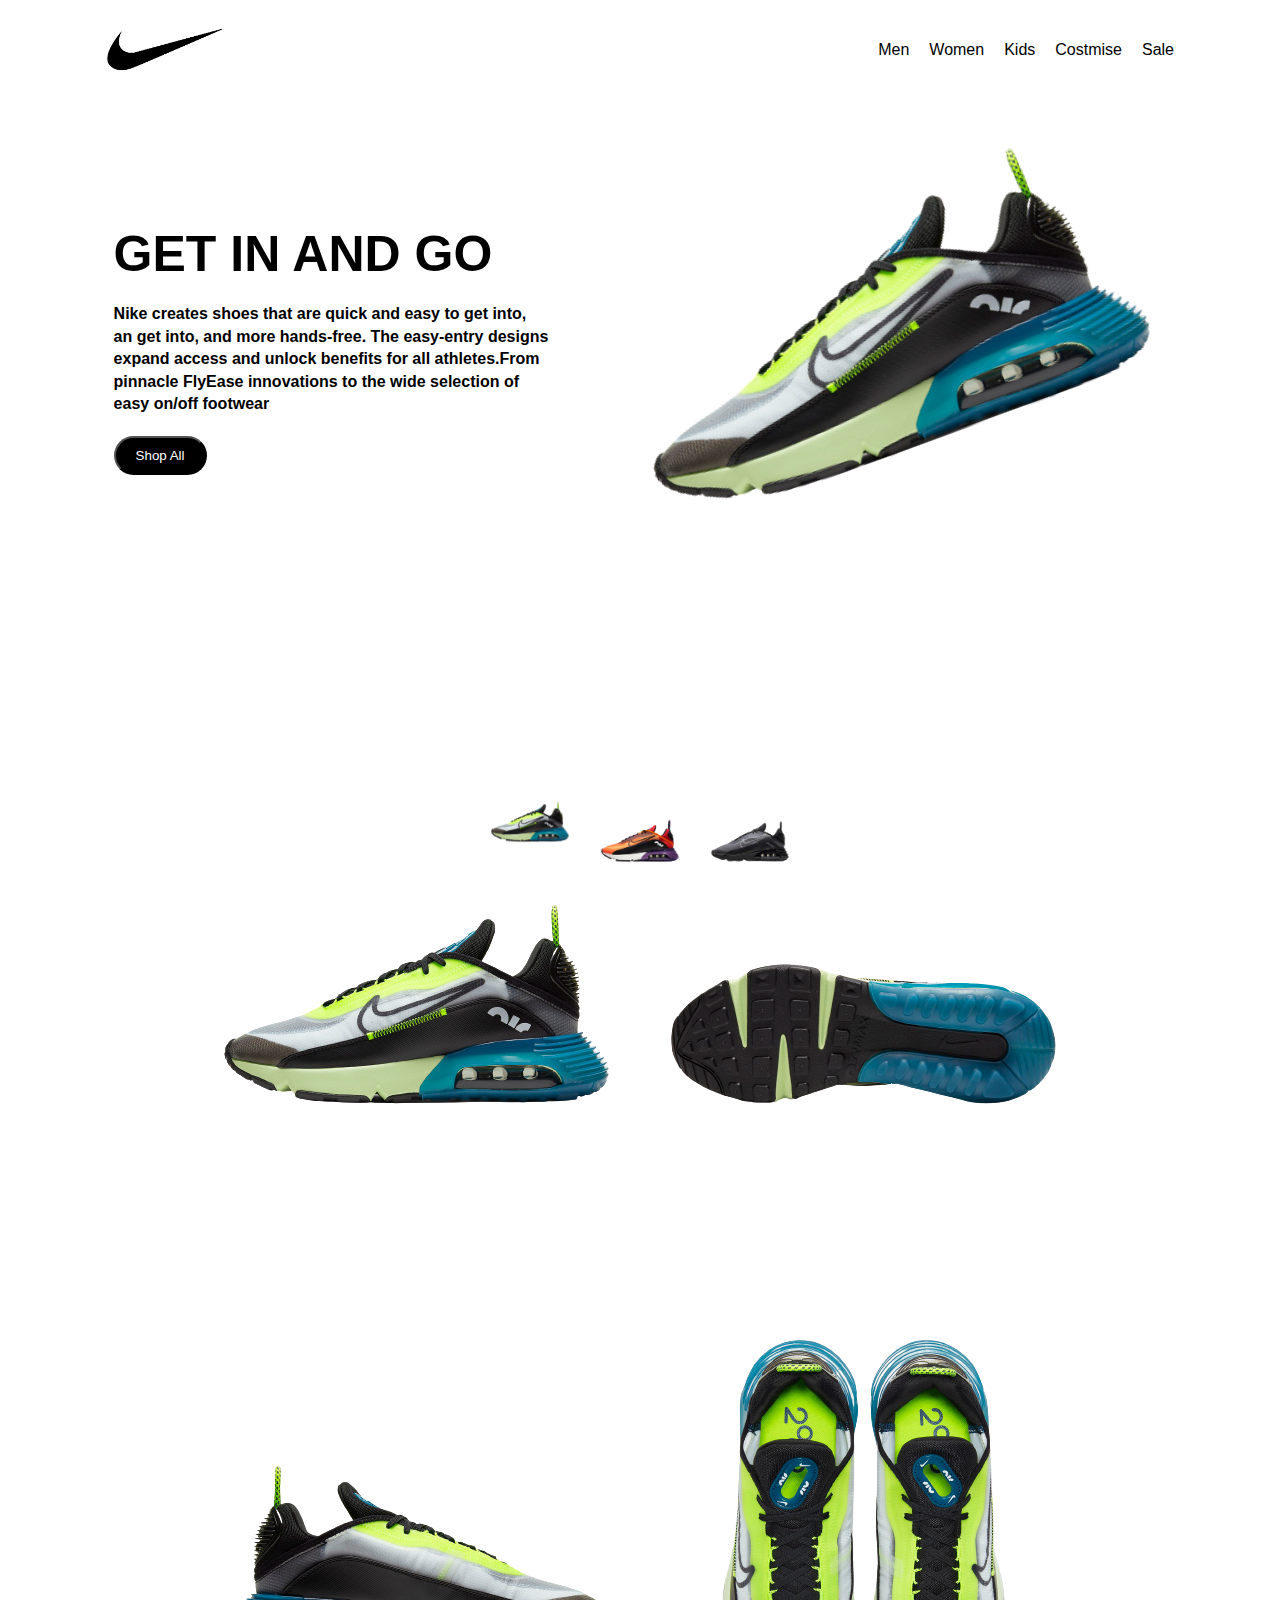
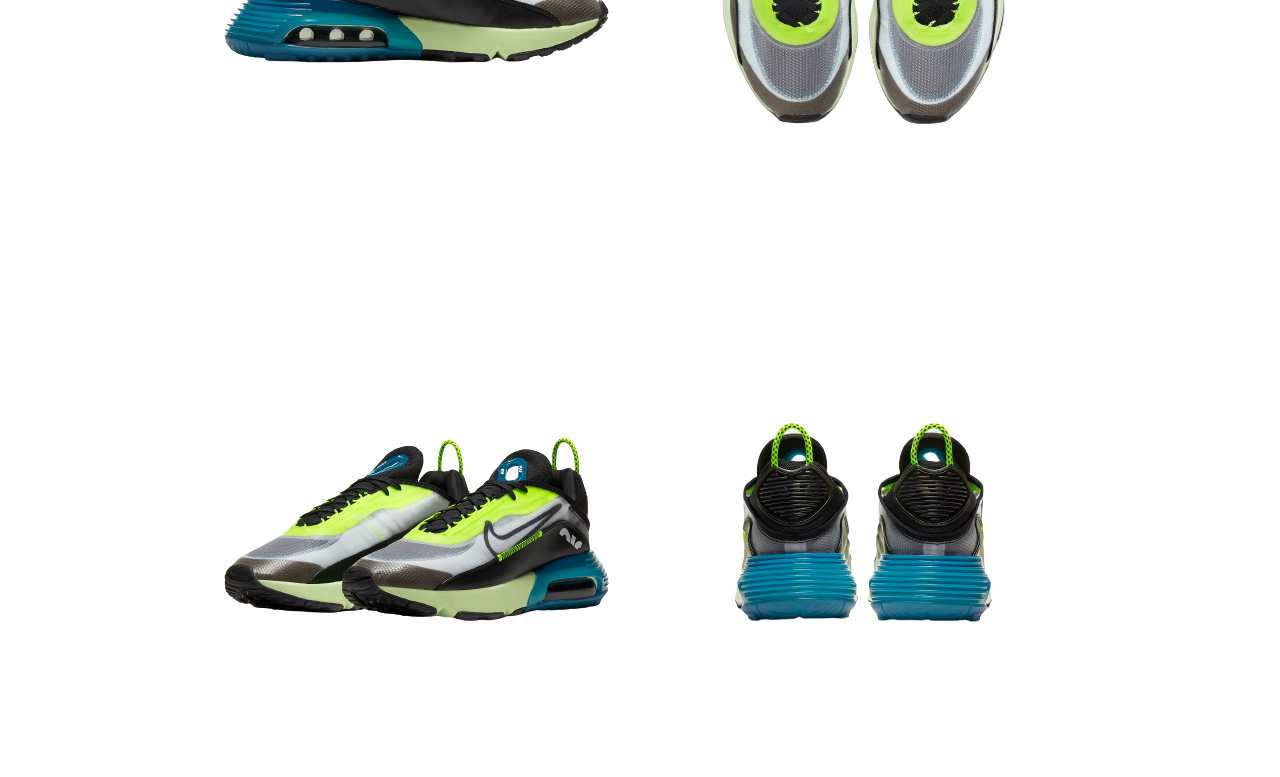
<file: landingPage/index.html>
<!DOCTYPE html>
<html lang="en">
<head>
    <meta charset="UTF-8">
    <meta name="viewport" content="width=device-width, initial-scale=1.0">
    <title>Nike Landing Page</title>
    <link rel="stylesheet" href="style.css">
</head>
<body>
    <nav>
        <div class="logo-img">
            <img src="logo2.png" alt="Nike logo">
        </div>
        <div class="nav-menu-wrapper">
            <ul class="nav-menu">
                <li class="nav-item">Men</li>
                <li class="nav-item">Women</li>
                <li class="nav-item">Kids</li>
                <li class="nav-item">Costmise</li>
                <li class="nav-item">Sale</li>
            </ul>
        </div>
    </nav>

    <div class="header">
        <div class="content">
            <h1 class="heading">GET IN AND GO</h1>
            <h4 class="description">Nike creates shoes that are quick and easy to get into, an get into, and more hands-free. The easy-entry designs expand access and unlock benefits for all athletes.From pinnacle FlyEase innovations to the wide selection of easy on/off footwear</h4>
            <button class="btn">Shop All</button>
        </div>
        <img src="nike1/1.png" alt="" class="product-image">
    </div>

    <div class="variants">
        <div class="variant active one">
            <button class="item-btn"><a href="index.html"><img src="nike1/1.png" alt=""></a></button>
        </div>
        <div class="variant two">
            <button class="item-btn"><a href="coral.html"><img src="nike2/1.png" alt=""></a></button>
        </div>
        <div class="variant three">
            <button class="item-btn"><a href="black.html"><img src="nike3/1.png" alt=""></a></button>
        </div>
    </div>

    <div class="images">
        <img src="nike1/1.png" alt=""/>
        <img src="nike1/2.png" alt=""/>
        <img src="nike1/3.png" alt=""/>
        <img src="nike1/4.png" alt=""/>
        <img src="nike1/5.png" alt=""/>
        <img src="nike1/6.png" alt=""/>
    </div>
</body>
</html>
</file>
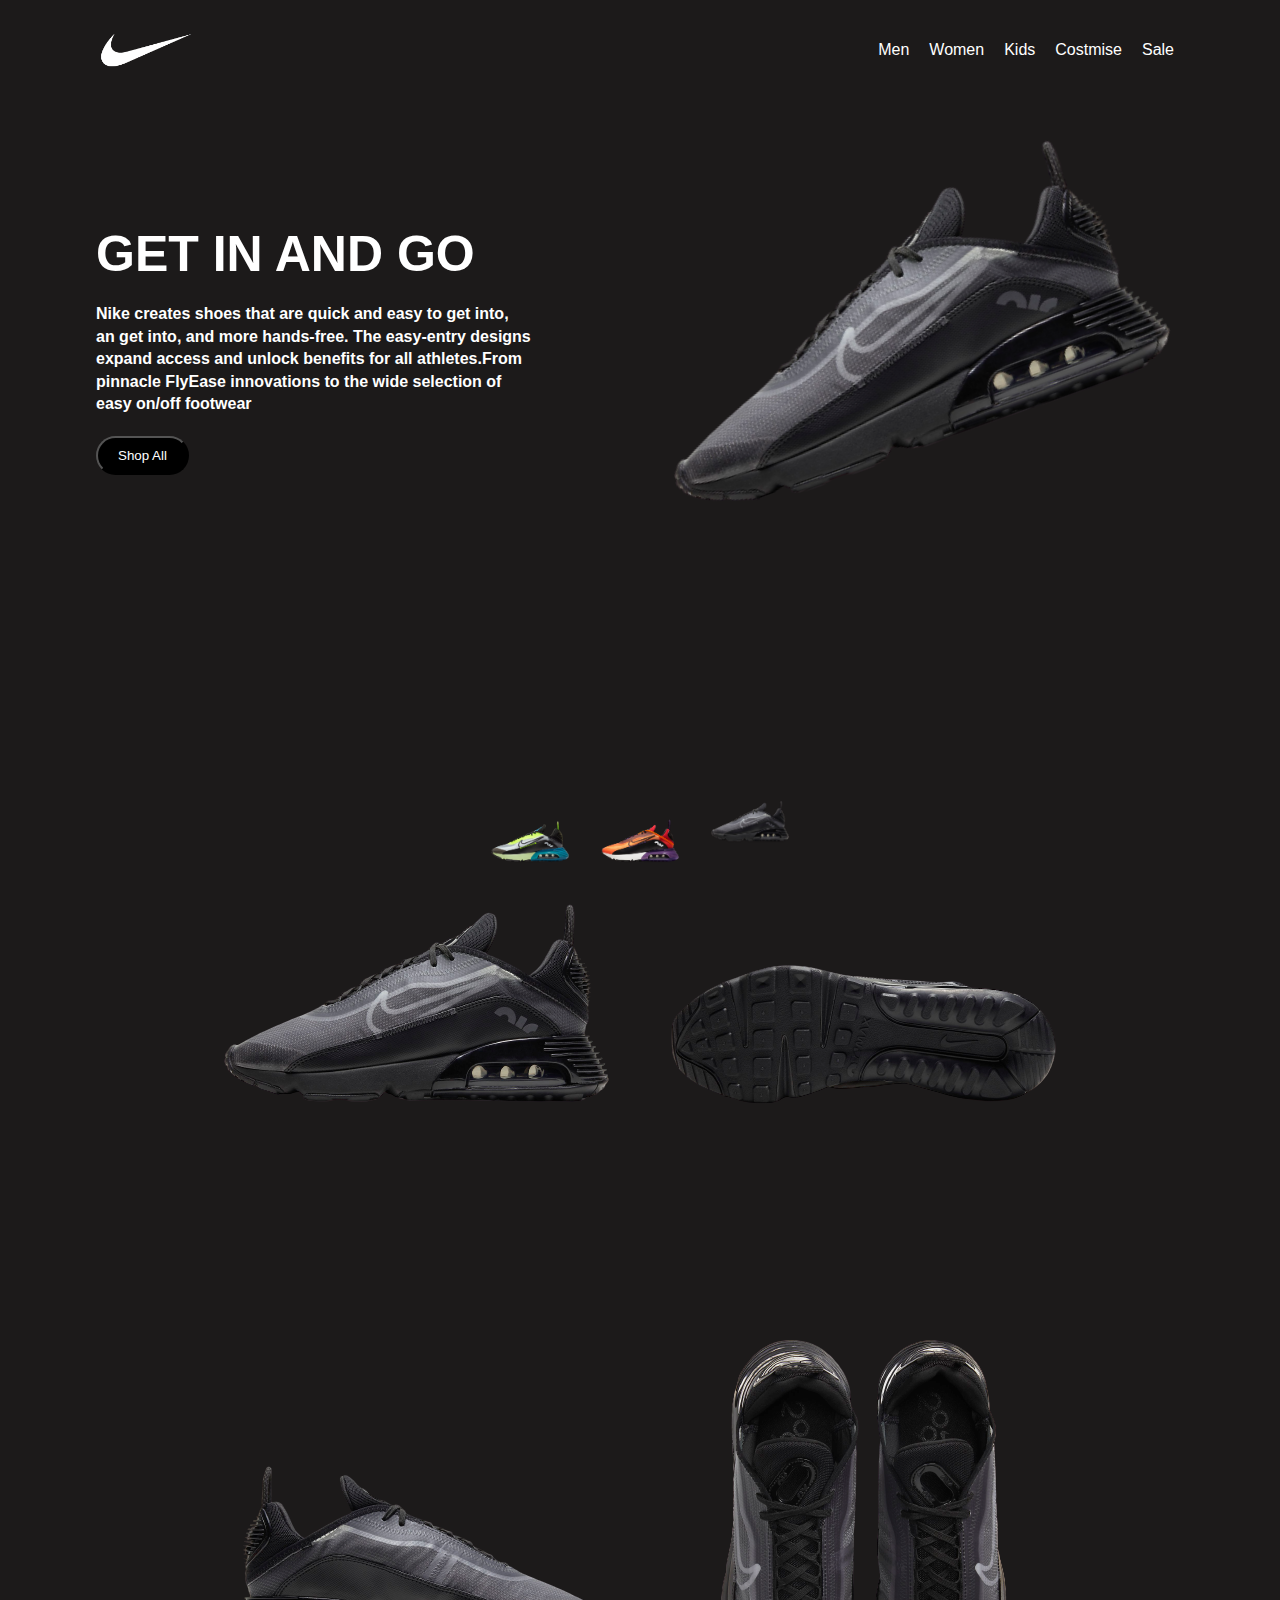
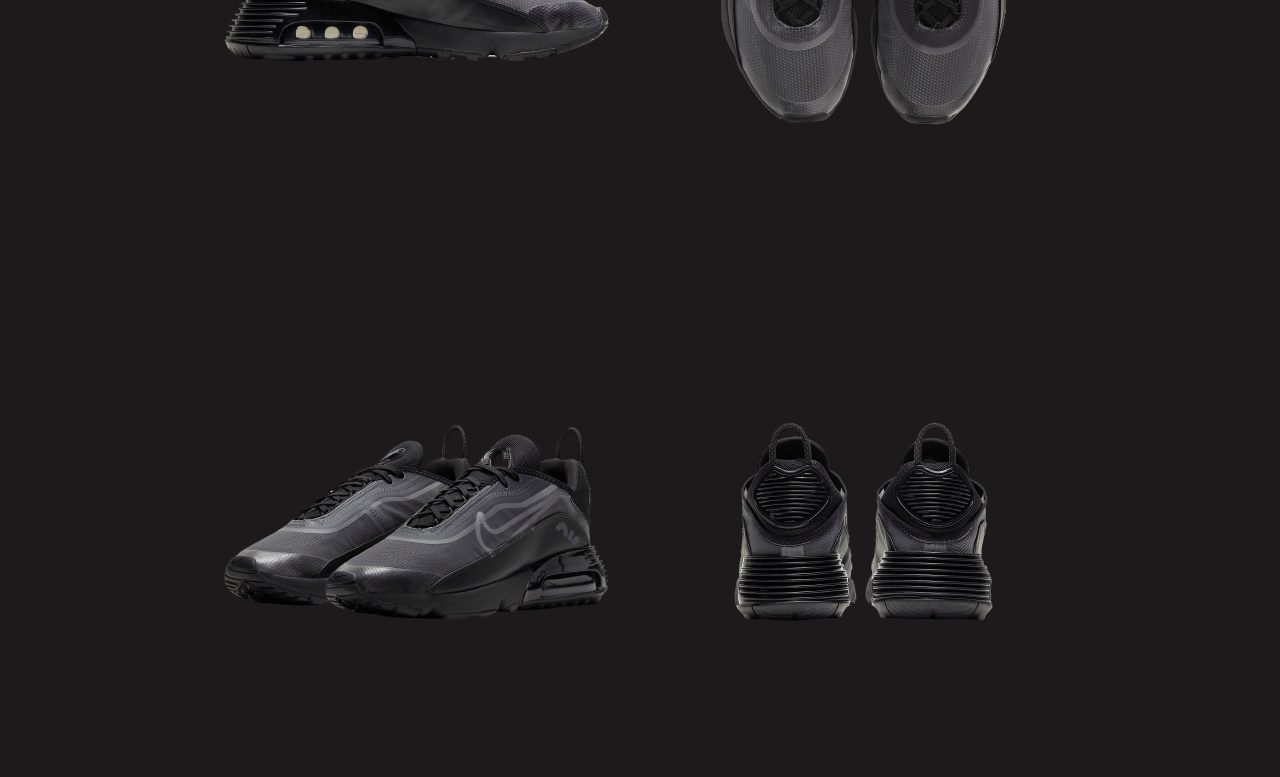
<file: landingPage/black.html>
<!DOCTYPE html>
<html lang="en">
<head>
    <meta charset="UTF-8">
    <meta name="viewport" content="width=device-width, initial-scale=1.0">
    <title>Nike Landing Page</title>
    <link rel="stylesheet" href="black.css">
</head>
<body>
    <nav>
        <div class="logo-img">
            <img src="logo1.png" alt="Nike logo">
        </div>
        <div class="nav-menu-wrapper">
            <ul class="nav-menu">
                <li class="nav-item">Men</li>
                <li class="nav-item">Women</li>
                <li class="nav-item">Kids</li>
                <li class="nav-item">Costmise</li>
                <li class="nav-item">Sale</li>
            </ul>
        </div>
    </nav>

    <div class="header">
        <div class="content">
            <h1 class="heading">GET IN AND GO</h1>
            <h4 class="description">Nike creates shoes that are quick and easy to get into, an get into, and more hands-free. The easy-entry designs expand access and unlock benefits for all athletes.From pinnacle FlyEase innovations to the wide selection of easy on/off footwear</h4>
            <button class="btn">Shop All</button>
        </div>
        <img src="nike3/1.png" alt="" class="product-image">
    </div>

    <div class="variants">
        <div class="variant one">
            <button class="item-btn"><a href="index.html"><img src="nike1/1.png" alt=""></a></button>
        </div>
        <div class="variant two">
            <button class="item-btn"><a href="coral.html"><img src="nike2/1.png" alt=""></a></button>
        </div>
        <div class="variant active three">
            <button class="item-btn"><a href="black.html"><img src="nike3/1.png" alt=""></a></button>
        </div>
    </div>

    <div class="images">
        <img src="nike3/1.png" alt=""/>
        <img src="nike3/2.png" alt=""/>
        <img src="nike3/3.png" alt=""/>
        <img src="nike3/4.png" alt=""/>
        <img src="nike3/5.png" alt=""/>
        <img src="nike3/6.png" alt=""/>
    </div>
</body>
</html>
</file>
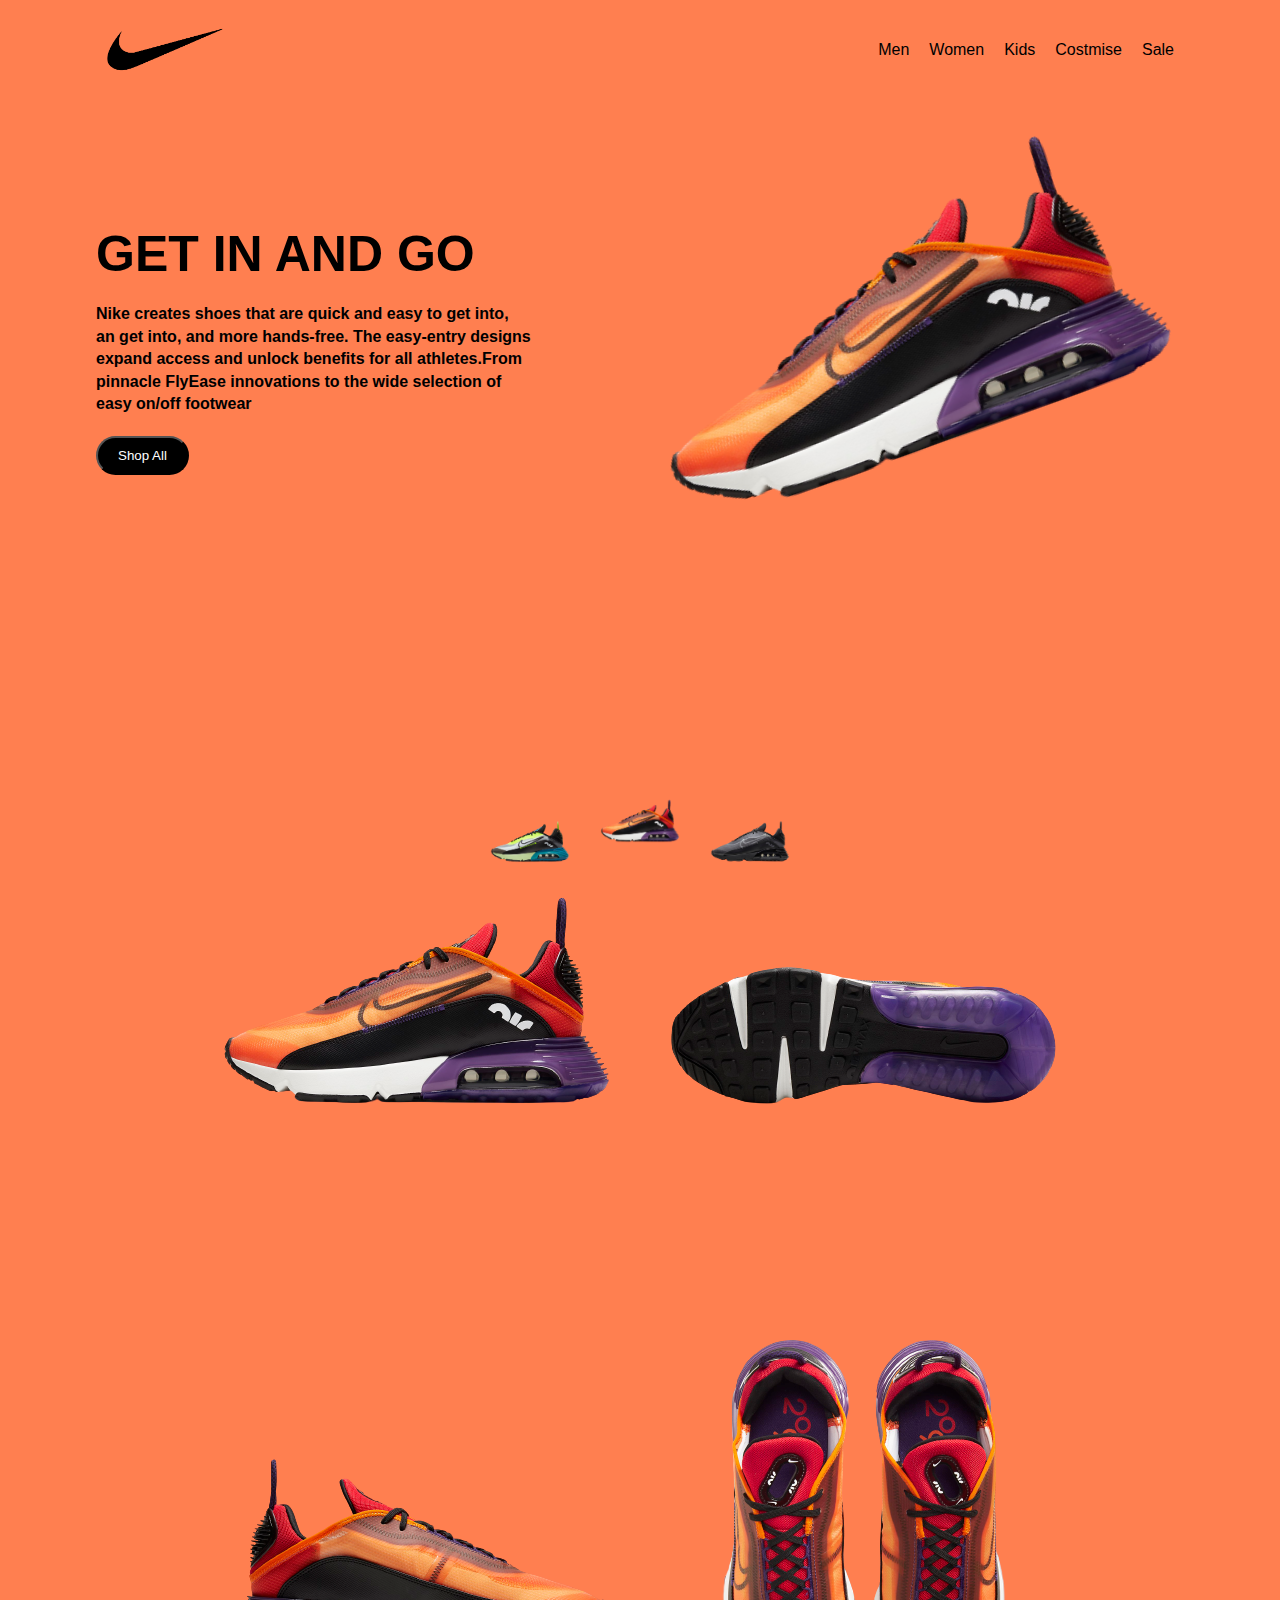
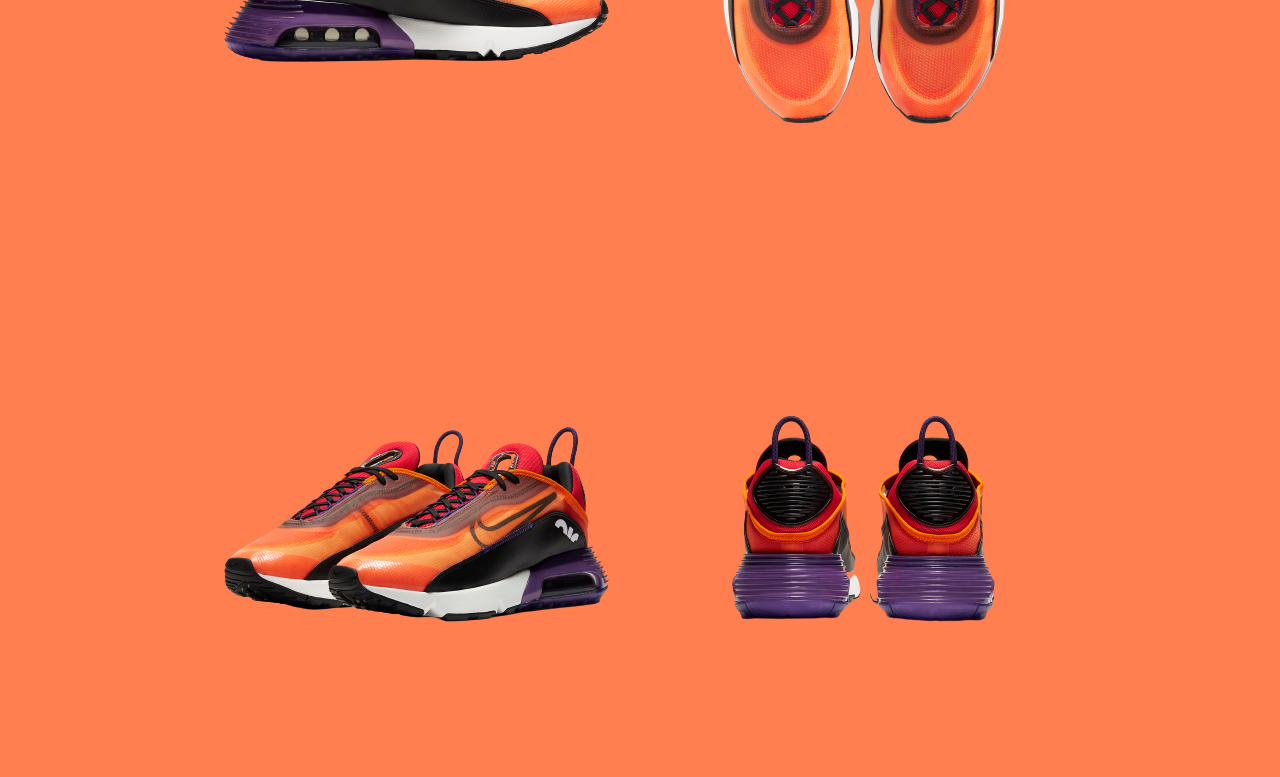
<file: landingPage/coral.html>
<!DOCTYPE html>
<html lang="en">
<head>
    <meta charset="UTF-8">
    <meta name="viewport" content="width=device-width, initial-scale=1.0">
    <title>Nike Landing Page</title>
    <link rel="stylesheet" href="coral.css">
</head>
<body>
    <nav>
        <div class="logo-img">
            <img src="logo2.png" alt="Nike logo">
        </div>
        <div class="nav-menu-wrapper">
            <ul class="nav-menu">
                <li class="nav-item">Men</li>
                <li class="nav-item">Women</li>
                <li class="nav-item">Kids</li>
                <li class="nav-item">Costmise</li>
                <li class="nav-item">Sale</li>
            </ul>
        </div>
    </nav>

    <div class="header">
        <div class="content">
            <h1 class="heading">GET IN AND GO</h1>
            <h4 class="description">Nike creates shoes that are quick and easy to get into, an get into, and more hands-free. The easy-entry designs expand access and unlock benefits for all athletes.From pinnacle FlyEase innovations to the wide selection of easy on/off footwear</h4>
            <button class="btn">Shop All</button>
        </div>
        <img src="nike2/1.png" alt="" class="product-image">
    </div>

    <div class="variants">
        <div class="variant one">
            <button class="item-btn"><a href="index.html"><img src="nike1/1.png" alt=""></a></button>
        </div>
        <div class="variant active two">
            <button class="item-btn"><a href="coral.html"><img src="nike2/1.png" alt=""></a></button>
        </div>
        <div class="variant three">
            <button class="item-btn"><a href="black.html"><img src="nike3/1.png" alt=""></a></button>
        </div>
    </div>

    <div class="images">
        <img src="nike2/1.png" alt=""/>
        <img src="nike2/2.png" alt=""/>
        <img src="nike2/3.png" alt=""/>
        <img src="nike2/4.png" alt=""/>
        <img src="nike2/5.png" alt=""/>
        <img src="nike2/6.png" alt=""/>
    </div>
</body>
</html>
</file>
<file: landingPage/style.css>
*{
    margin: 0;
    padding: 0;
    box-sizing: border-box;
}

body{
    width: 85%;
    color: #000;
    margin:0 auto;
    transition: 0.2s background ease-in-out;
}

nav{
    display: flex;
    justify-content: space-between;
    align-items: center;
    width: 85%;
    z-index: 9999;
    position: fixed;
    background-color: white;
    padding-bottom: 10px;
}

.logo-img{
    width: 170px;
    height: 100px;
    position: relative;
    left: -20px;
}

.logo-img img{
    width: 100;
    height: 100%;
}

.nav-menu{
    list-style-type: none;
    display: flex;
}

.nav-item{
    font-weight: 500;
    font-family: "Segoe UI", 'Segoe UI', Tahoma, Geneva, Verdana, sans-serif;
    margin: 0 10px;
    cursor: pointer;
}

.nav-item:hover{
    text-decoration: underline;
}

.header{
    display: flex;
    align-items: center;
    justify-content:space-evenly;
}

.content{
    width: 40%;
}

.heading{
    font-size: 50px;
    font-family: "Segoe UI", 'Segoe UI', Tahoma, Geneva, Verdana, sans-serif;
    font-weight: bold;
    margin-bottom: 20px;
}

.description{
    font-size: 16px;
    font-family: "Segoe UI", 'Segoe UI', Tahoma, Geneva, Verdana, sans-serif;
    line-height: 1.4rem;
}

.btn{
    padding: 10px 20px;
    background: #000;
    color: #fff;
    border-radius: 20px;
    width: fit-content;
    font-family: "Segoe UI", 'Segoe UI', Tahoma, Geneva, Verdana, sans-serif;
    margin-top: 20px;
    cursor: pointer;
    transition:0.2s ease-in;
}

.btn:hover{
    transform: scale(1.1);
}

.product-image{
    transform: rotate(-20deg);
    width: 600px;
    height: 700px;
    position: relative;
    top: -50px;
    animation: bounce alternate infinite 1s cubic-bezier(0.5, 0.05, 1, 0.5);
}

/* .product-image:hover{
    transform: rotate(10deg);
    transition: 1.5s ease-in-out;
} */

.variants{
    width: 85%;
    display: flex;
    align-items: center;
    justify-content: center;
    position: fixed;
    bottom: 10px;
    z-index: 99999999;
}

.variant{
    width: 90px;
    height: 110px;
    margin: 0 10px;
    transition: 0.2s all ease-in;
    cursor: pointer;
    top: 0px;
}

.variant img{
    width: 100%;
    height: 100%;
}

.variant:hover{
    position: relative;
    top: -20px;
    transition: 0.2s all ease-in;
}

.item-btn{
    background: transparent;
    border: none;
}

.images{
    display: flex;
    flex-wrap: wrap;
    justify-content: center;
}

.active{
    position: relative;
    top: -20px;
    animation: activeProduct ease-in-out infinite 0.9s;
}

@keyframes activeProduct{
    0%{
        top: -20px;
    }

    50%{
        top:-15px;
    }

    100%{
        top: -10px;
    }
}

@keyframes bounce{
    from { transform: translate3d(0, 0, 0);}  
    to { transform: translate3d(0, 50px, 0),rotate(-20deg);}
}

@media only screen and (max-width: 600px){
    nav{
        display: flex;
        flex-direction: column;
        justify-content: space-around;
        align-items: center;
        width: 85%;
        z-index: 9999;
        position: fixed;
    }

    .nav-menu{
        list-style-type: none;
        display: flex;
        justify-content: space-evenly;
    }

    .header{
        display: flex;  
        flex-direction: column-reverse;
        align-items: center;
        justify-content: space-evenly;
        position: relative;
        top: 150px;
    }

    .heading{
        font-size: 40px;
        font-family: "Segoe UI", 'Segoe UI', Tahoma, Geneva, Verdana, sans-serif;
        font-weight: bold;
        margin-bottom: 50px;
    }

    .description{
        font-size: 16px;
        font-family: "Segoe UI", 'Segoe UI', Tahoma, Geneva, Verdana, sans-serif;
        line-height: 1rem;
        margin-bottom: 20px;
    }
    .content{
        width: 60%;
    }
    .product-image{
        transform: rotate(-20deg);
        width: 500px;
        height: 650px;
        position: relative;
        top: -150px;
        animation: bounce alternate infinite 1s cubic-bezier(0.5, 0.05, 1, 0.5);
    }
}
</file>
<file: landingPage/black.css>
*{
    margin: 0;
    padding: 0;
    box-sizing: border-box;
}

body{
    width: 85%;
    color: #fff;
    margin:0 auto;
    transition: 0.2s background ease-in-out;
    background-color: rgb(28, 26, 26);
}

nav{
    display: flex;
    justify-content: space-between;
    align-items: center;
    width: 85%;
    z-index: 9999;
    position: fixed;
    background-color:rgb(28, 26, 26) ;
    padding-bottom: 10px;
}

.logo-img{
    width: 170px;
    height: 100px;
    position: relative;
    left: -20px;
}

.logo-img img{
    width: 100;
    height: 100%;
}

.nav-menu{
    list-style-type: none;
    display: flex;
}

.nav-item{
    font-weight: 500;
    font-family: "Segoe UI", 'Segoe UI', Tahoma, Geneva, Verdana, sans-serif;
    margin: 0 10px;
    cursor: pointer;
}

.nav-item:hover{
    text-decoration: underline;
}

.header{
    display: flex;
    align-items: center;
    justify-content: space-between;
}

.content{
    width: 40%;
}

.heading{
    font-size: 50px;
    font-family: "Segoe UI", 'Segoe UI', Tahoma, Geneva, Verdana, sans-serif;
    font-weight: bold;
    margin-bottom: 20px;
}

.description{
    font-size: 16px;
    font-family: "Segoe UI", 'Segoe UI', Tahoma, Geneva, Verdana, sans-serif;
    line-height: 1.4rem;
}

.btn{
    padding: 10px 20px;
    background: #000;
    color: #fff;
    border-radius: 20px;
    width: fit-content;
    font-family: "Segoe UI", 'Segoe UI', Tahoma, Geneva, Verdana, sans-serif;
    margin-top: 20px;
    cursor: pointer;
    transition:0.2s ease-in;
}

.btn:hover{
    transform: scale(1.1);
}

.product-image{
    transform: rotate(-20deg);
    width: 600px;
    height: 700px;
    position: relative;
    top: -50px;
    animation: bounce alternate infinite 1s cubic-bezier(0.5, 0.05, 1, 0.5);
}

.variants{
    width: 85%;
    display: flex;
    align-items: center;
    justify-content: center;
    position: fixed;
    bottom: 10px;
    z-index: 99999999;
}

.variant{
    width: 90px;
    height: 110px;
    margin: 0 10px;
    transition: 0.2s all ease-in;
    cursor: pointer;
    top: 0px;
}

.variant img{
    width: 100%;
    height: 100%;
}

.variant:hover{
    position: relative;
    top: -20px;
    transition: 0.2s all ease-in;
}

.item-btn{
    background: transparent;
    border: none;
}

.images{
    display: flex;
    flex-wrap: wrap;
    justify-content: center;
}

.active{
    position: relative;
    top: -20px;
    animation: activeProduct ease-in-out infinite 0.9s;
}

@keyframes activeProduct{
    0%{
        top: -20px;
    }

    50%{
        top:-15px;
    }

    100%{
        top: -10px;
    }
}

@keyframes bounce{
    from { transform: translate3d(0, 0, 0);}  
    to { transform: translate3d(0, 50px, 0),rotate(-20deg);}
}

@media only screen and (max-width: 600px){
    nav{
        display: flex;
        flex-direction: column;
        justify-content: space-around;
        align-items: center;
        width: 85%;
        z-index: 9999;
        position: fixed;
    }

    .nav-menu{
        list-style-type: none;
        display: flex;
        justify-content: space-evenly;
    }

    .header{
        display: flex;  
        flex-direction: column-reverse;
        align-items: center;
        justify-content: space-evenly;
        position: relative;
        top: 150px;
    }

    .heading{
        font-size: 40px;
        font-family: "Segoe UI", 'Segoe UI', Tahoma, Geneva, Verdana, sans-serif;
        font-weight: bold;
        margin-bottom: 50px;
    }

    .description{
        font-size: 16px;
        font-family: "Segoe UI", 'Segoe UI', Tahoma, Geneva, Verdana, sans-serif;
        line-height: 1rem;
        margin-bottom: 20px;
    }
    .content{
        width: 60%;
    }
    .product-image{
        transform: rotate(-20deg);
        width: 500px;
        height: 650px;
        position: relative;
        top: -150px;
        animation: bounce alternate infinite 1s cubic-bezier(0.5, 0.05, 1, 0.5);
    }
}
</file>
<file: landingPage/coral.css>
*{
    margin: 0;
    padding: 0;
    box-sizing: border-box;
}

body{
    width: 85%;
    color: #000;
    margin:0 auto;
    transition: 0.2s background ease-in-out;
    background-color: coral;

}

nav{
    display: flex;
    justify-content: space-between;
    align-items: center;
    width: 85%;
    z-index: 9999;
    position: fixed;
    background-color: coral;
    padding-bottom: 10px;
}

.logo-img{
    width: 170px;
    height: 100px;
    position: relative;
    left: -20px;
}

.logo-img img{
    width: 100;
    height: 100%;
}

.nav-menu{
    list-style-type: none;
    display: flex;
}

.nav-item{
    font-weight: 500;
    font-family: "Segoe UI", 'Segoe UI', Tahoma, Geneva, Verdana, sans-serif;
    margin: 0 10px;
    cursor: pointer;
}

.nav-item:hover{
    text-decoration: underline;
}

.header{
    display: flex;
    align-items: center;
    justify-content: space-between;
}

.content{
    width: 40%;
}

.heading{
    font-size: 50px;
    font-family: "Segoe UI", 'Segoe UI', Tahoma, Geneva, Verdana, sans-serif;
    font-weight: bold;
    margin-bottom: 20px;
}

.description{
    font-size: 16px;
    font-family: "Segoe UI", 'Segoe UI', Tahoma, Geneva, Verdana, sans-serif;
    line-height: 1.4rem;
}

.btn{
    padding: 10px 20px;
    background: #000;
    color: #fff;
    border-radius: 20px;
    width: fit-content;
    font-family: "Segoe UI", 'Segoe UI', Tahoma, Geneva, Verdana, sans-serif;
    margin-top: 20px;
    cursor: pointer;
    transition:0.2s ease-in;
}

.btn:hover{
    transform: scale(1.1);
}

.product-image{
    transform: rotate(-20deg);
    width: 600px;
    height: 700px;
    position: relative;
    top: -50px;
    animation: bounce alternate infinite 1s cubic-bezier(0.5, 0.05, 1, 0.5) 2s;
}

.variants{
    width: 85%;
    display: flex;
    align-items: center;
    justify-content: center;
    position: fixed;
    bottom: 10px;
    z-index: 99999999;
}

.variant{
    width: 90px;
    height: 110px;
    margin: 0 10px;
    transition: 0.2s all ease-in;
    cursor: pointer;
    top: 0px;
}

.variant img{
    width: 100%;
    height: 100%;
}

.variant:hover{
    position: relative;
    top: -20px;
    transition: 0.2s all ease-in;
}

.item-btn{
    background: transparent;
    border: none;
}

.images{
    display: flex;
    flex-wrap: wrap;
    justify-content: center;
}

.active{
    position: relative;
    top: -20px;
    animation: activeProduct ease-in-out infinite 0.9s;
}

@keyframes activeProduct{
    0%{
        top: -20px;
    }

    50%{
        top:-15px;
    }

    100%{
        top: -10px;
    }
}

@keyframes bounce{
    from { transform: translate3d(0, 0, 0);}  
    to { transform: translate3d(0, 50px, 0),rotate(-20deg);}
}

@media only screen and (max-width: 600px){
    nav{
        display: flex;
        flex-direction: column;
        justify-content: space-around;
        align-items: center;
        width: 85%;
        z-index: 9999;
        position: fixed;
    }

    .nav-menu{
        list-style-type: none;
        display: flex;
        justify-content: space-evenly;
    }

    .header{
        display: flex;  
        flex-direction: column-reverse;
        align-items: center;
        justify-content: space-evenly;
        position: relative;
        top: 150px;
    }

    .heading{
        font-size: 40px;
        font-family: "Segoe UI", 'Segoe UI', Tahoma, Geneva, Verdana, sans-serif;
        font-weight: bold;
        margin-bottom: 50px;
    }

    .description{
        font-size: 16px;
        font-family: "Segoe UI", 'Segoe UI', Tahoma, Geneva, Verdana, sans-serif;
        line-height: 1rem;
        margin-bottom: 20px;
    }
    .content{
        width: 60%;
    }
    .product-image{
        transform: rotate(-20deg);
        width: 500px;
        height: 650px;
        position: relative;
        top: -150px;
        animation: bounce alternate infinite 1s cubic-bezier(0.5, 0.05, 1, 0.5);
    }
}
</file>
